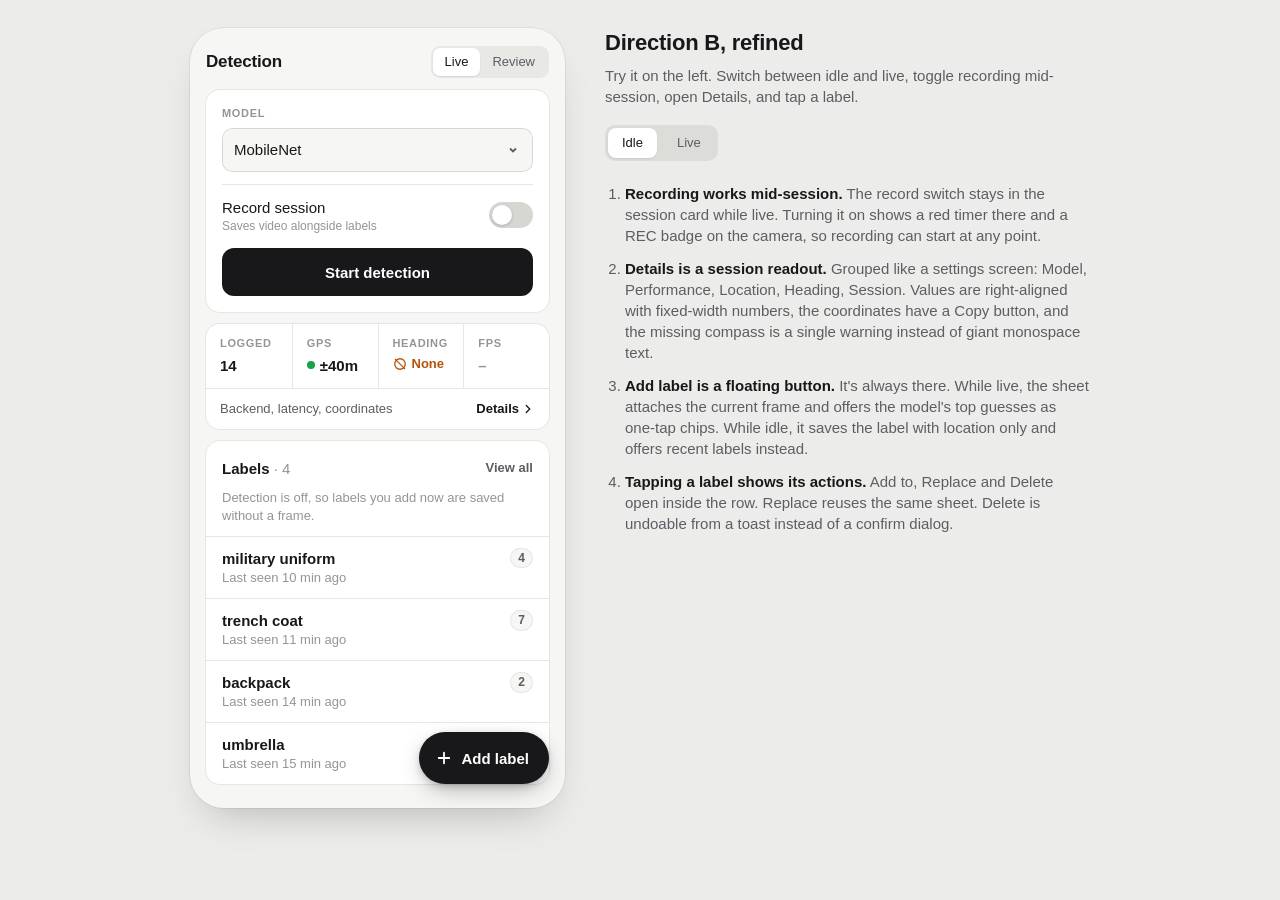
<file: detection-b.html>
<!doctype html>
<html lang="en">
<head>
<meta charset="utf-8">
<meta name="viewport" content="width=device-width, initial-scale=1">
<title>Detection Direction B</title>
<style>
:root{
  --bg:#ececea; --surface:#fff; --surface-2:#f6f6f4; --line:#e6e6e2; --line-2:#d8d8d3;
  --text:#18181a; --text-2:#5d5d63; --text-3:#94949a;
  --ink:#18181a; --live:#16a34a; --rec:#e5484d; --rec-bg:#fff0f0; --rec-line:#f6c5c7;
  --warn:#b45309; --warn-bg:#fdf3e1; --sel:#eef2ff; --sel-line:#c7d2fe; --accent:#3b5bdb;
  --cam:#0f1012; --cam-2:#1b1c20;
  --ease-out:cubic-bezier(.23,1,.32,1); --ease-drawer:cubic-bezier(.32,.72,0,1);
  --r:14px;
}
*{box-sizing:border-box;margin:0;padding:0}
body{background:var(--bg);color:var(--text);font:15px/1.4 -apple-system,BlinkMacSystemFont,"Inter","Segoe UI",sans-serif;-webkit-font-smoothing:antialiased;padding:28px 16px 60px}
button,select,input{font:inherit;color:inherit}
button{cursor:pointer;border:0;background:none;-webkit-tap-highlight-color:transparent;transition:transform 140ms var(--ease-out),background-color 150ms ease,opacity 150ms ease}
button:active{transform:scale(.97)}
.mono{font-variant-numeric:tabular-nums}
.muted{color:var(--text-3)}

/* page */
.wrap{max-width:900px;margin:0 auto;display:grid;grid-template-columns:375px 1fr;gap:40px;align-items:start}
.notes h1{font-size:22px;letter-spacing:-.01em;margin-bottom:6px}
.notes>p{color:var(--text-2);margin-bottom:18px}
.ctrl{display:inline-flex;gap:6px;background:#dcdcd8;padding:3px;border-radius:10px;margin-bottom:22px}
.ctrl button{padding:6px 14px;border-radius:8px;font-size:13px;font-weight:500;color:var(--text-2)}
.ctrl button[aria-pressed=true]{background:#fff;color:var(--text);box-shadow:0 1px 2px rgba(0,0,0,.08)}
.notes ol{padding-left:20px;display:grid;gap:12px;color:var(--text-2)}
.notes ol b{color:var(--text)}
@media (max-width:820px){.wrap{grid-template-columns:1fr;justify-items:center}.notes{max-width:375px;order:-1}}

/* phone */
.phone{position:relative;width:100%;max-width:375px;height:780px;background:var(--surface-2);border-radius:34px;overflow:hidden;box-shadow:0 0 0 1px rgba(0,0,0,.06),0 20px 40px -18px rgba(0,0,0,.25)}
.scroll{position:absolute;inset:0;overflow-y:auto;overscroll-behavior:contain;padding-bottom:110px}
.top{display:flex;align-items:center;justify-content:space-between;padding:18px 16px 12px}
.top h3{font-size:17px;font-weight:600;letter-spacing:-.01em}
.seg{display:flex;background:#e8e8e5;border-radius:9px;padding:2px}
.seg span{font-size:13px;font-weight:500;padding:5px 12px;border-radius:7px;color:var(--text-2)}
.seg span.on{background:#fff;color:var(--text);box-shadow:0 1px 2px rgba(0,0,0,.08)}
.eyebrow{font-size:11px;font-weight:600;letter-spacing:.06em;text-transform:uppercase;color:var(--text-3)}
.card{background:var(--surface);border-radius:var(--r);box-shadow:0 0 0 1px var(--line);margin:0 16px 12px}
.btn{display:flex;align-items:center;justify-content:center;gap:8px;height:48px;width:100%;padding:0 18px;border-radius:12px;font-weight:600}
.btn-primary{background:var(--ink);color:#fff}
.btn-stop{background:#fff;color:var(--rec);box-shadow:inset 0 0 0 1px var(--line-2)}
.dot{width:8px;height:8px;border-radius:50%;display:inline-block;flex:none}
.link{font-size:13px;font-weight:600;padding:4px 0}

/* camera */
.cam{position:relative;margin:0 16px 12px;border-radius:var(--r);height:230px;background:radial-gradient(120% 90% at 50% 40%,var(--cam-2),var(--cam));overflow:hidden}
.chip-dark{position:absolute;display:inline-flex;align-items:center;gap:6px;background:rgba(0,0,0,.5);backdrop-filter:blur(8px);-webkit-backdrop-filter:blur(8px);color:#fff;font-size:12px;font-weight:600;padding:6px 10px;border-radius:999px}
.livebadge .dot{background:var(--live);animation:pulse 1.6s infinite}
.recbadge .dot{background:var(--rec)}
@keyframes pulse{70%{box-shadow:0 0 0 6px rgba(22,163,74,0)}0%{box-shadow:0 0 0 0 rgba(22,163,74,.6)}}
.bbox{position:absolute;left:24%;top:24%;width:42%;height:58%;border:2px solid #4ade80;border-radius:6px}
.bbox b{position:absolute;top:-24px;left:-2px;background:#4ade80;color:#052e12;font-size:11px;padding:3px 7px;border-radius:5px 5px 5px 0;white-space:nowrap}

/* setup card */
.setup{padding:16px}
.field{display:flex;flex-direction:column;gap:6px;margin-bottom:12px}
.select{appearance:none;height:44px;border-radius:10px;border:0;box-shadow:inset 0 0 0 1px var(--line-2);background:var(--surface-2) url("data:image/svg+xml,%3Csvg xmlns='http://www.w3.org/2000/svg' width='12' height='12' fill='none' stroke='%235d5d63' stroke-width='1.8'%3E%3Cpath d='M3 4.5l3 3 3-3'/%3E%3C/svg%3E") no-repeat right 14px center;padding:0 36px 0 12px;font-weight:500}
.switchrow{display:flex;align-items:center;justify-content:space-between;gap:12px;padding:12px 0 14px;border-top:1px solid var(--line)}
.switchrow small{display:block;color:var(--text-3);font-size:12px}
.switchrow.on small{color:var(--rec)}
.switch{width:44px;height:26px;border-radius:99px;background:#d6d6d2;position:relative;flex:none;transition:background-color 180ms ease}
.switch::after{content:"";position:absolute;top:3px;left:3px;width:20px;height:20px;border-radius:50%;background:#fff;box-shadow:0 1px 3px rgba(0,0,0,.2);transition:transform 200ms var(--ease-out)}
.switch[aria-checked=true]{background:var(--rec)}
.switch[aria-checked=true]::after{transform:translateX(18px)}
.switch:active{transform:none}
.running{display:flex;justify-content:space-between;align-items:center;padding-bottom:12px}
.change{height:34px;padding:0 14px;border-radius:9px;font-size:13px;font-weight:600;background:var(--surface-2);box-shadow:inset 0 0 0 1px var(--line-2)}
.change:disabled{opacity:.45;transform:none}
.spin{display:inline-block;width:11px;height:11px;border-radius:50%;border:2px solid var(--line-2);border-top-color:var(--text-2);margin-right:6px;vertical-align:-1px;animation:spin .6s linear infinite}
@keyframes spin{to{transform:rotate(360deg)}}
.cam .loading{position:absolute;inset:0;display:grid;place-items:center;background:rgba(0,0,0,.35);color:#fff;font-size:13px;font-weight:600}
.cam .loading .spin{border-color:rgba(255,255,255,.3);border-top-color:#fff}
.mopt{display:flex;width:100%;align-items:center;justify-content:space-between;gap:12px;padding:13px 14px;border-top:1px solid var(--line);text-align:left}
.mopt:first-child{border-top:0}
.mopt:active{transform:none;background:var(--surface-2)}
.mopt small{display:block;color:var(--text-3);font-size:12px}
.mopt .check{width:20px;height:20px;border-radius:50%;box-shadow:inset 0 0 0 1.5px var(--line-2);flex:none;display:grid;place-items:center}
.mopt[aria-checked=true] .check{background:var(--ink);box-shadow:none;color:#fff}
.sheet-note{font-size:12px;color:var(--text-3);padding:10px 4px 0}
.running b{font-size:16px}
.running span{font-size:13px;color:var(--text-3)}

/* metrics */
.metrics{display:grid;grid-template-columns:repeat(4,1fr)}
.metric{padding:12px 10px 12px 14px;border-left:1px solid var(--line)}
.metric:first-child{border-left:0}
.metric .v{font-weight:600;font-size:15px;margin-top:3px;display:flex;align-items:center;gap:5px}
.metric .v.warn{color:var(--warn);font-size:13px}
.metrics-foot{display:flex;width:100%;justify-content:space-between;align-items:center;border-top:1px solid var(--line);padding:11px 14px;font-size:13px;color:var(--text-2);text-align:left}
.metrics-foot:active{transform:none;background:var(--surface-2)}
.metrics-foot b{color:var(--text);display:flex;align-items:center;gap:2px}

/* labels */
.list-head{display:flex;align-items:center;justify-content:space-between;padding:14px 16px 8px}
.list-head h4{font-size:15px;font-weight:600}
.hint{font-size:13px;color:var(--text-3);padding:0 16px 10px}
.row{padding:11px 16px;border-top:1px solid var(--line);cursor:pointer;transition:background-color 150ms ease}
.row .r1{display:flex;align-items:center;justify-content:space-between;gap:10px}
.row .name{font-weight:600}
.row .meta{font-size:13px;color:var(--text-3)}
.count{font-size:12px;font-weight:600;background:var(--surface-2);color:var(--text-2);border-radius:999px;padding:2px 8px;box-shadow:inset 0 0 0 1px var(--line);transition:transform 200ms var(--ease-out)}
.count.bump{transform:scale(1.2)}
.row.sel{background:var(--sel)}
.row.sel .count{background:#fff;box-shadow:inset 0 0 0 1px var(--sel-line)}
.actions{display:grid;grid-template-columns:repeat(3,minmax(0,1fr));gap:8px;margin-top:10px;animation:in 180ms var(--ease-out)}
.actions .a{height:38px;border-radius:10px;background:#fff;box-shadow:inset 0 0 0 1px var(--sel-line);font-size:13px;font-weight:600;padding:0 8px;overflow:hidden;text-overflow:ellipsis;white-space:nowrap}
.actions .a:disabled{opacity:.45;cursor:not-allowed;transform:none}
.actions .a{display:flex;align-items:center;justify-content:center;gap:6px}
.actions .del{color:var(--rec)}
.actions-note{font-size:12px;color:var(--text-3);margin-top:8px}
@keyframes in{from{opacity:0;transform:translateY(-4px)}}

/* FAB */
.fab{position:absolute;right:16px;bottom:24px;z-index:4;height:52px;padding:0 20px 0 16px;border-radius:999px;background:var(--ink);color:#fff;font-weight:600;display:flex;align-items:center;gap:8px;box-shadow:0 8px 24px -6px rgba(0,0,0,.35),0 2px 6px rgba(0,0,0,.15);transition:transform 200ms var(--ease-out),opacity 200ms var(--ease-out)}
.fab.hidden{opacity:0;transform:translateY(8px) scale(.95);pointer-events:none}
.fab:active{transform:scale(.96)}

/* sheets */
.scrim{position:absolute;inset:0;background:rgba(0,0,0,.32);opacity:0;pointer-events:none;transition:opacity 260ms ease;z-index:5}
.scrim.on{opacity:1;pointer-events:auto}
.sheet{position:absolute;left:0;right:0;bottom:0;max-height:88%;background:var(--surface-2);border-radius:22px 22px 0 0;z-index:6;transform:translateY(100%);transition:transform 340ms var(--ease-drawer);display:flex;flex-direction:column;box-shadow:0 -10px 30px rgba(0,0,0,.18)}
.sheet.open{transform:translateY(0)}
.sheet .grab{width:36px;height:5px;border-radius:9px;background:#cfcfcb;margin:8px auto 0;flex:none}
.sheet-head{display:flex;align-items:center;justify-content:space-between;padding:10px 16px 12px;flex:none}
.sheet-head h4{font-size:17px;font-weight:600}
.sheet-head small{display:block;font-size:13px;color:var(--text-3);font-weight:400}
.x{width:32px;height:32px;border-radius:50%;background:#e6e6e2;display:grid;place-items:center;color:var(--text-2)}
.sheet-body{overflow-y:auto;padding:0 16px 24px}

/* details */
.group-label{padding:14px 4px 6px}
.group{background:var(--surface);border-radius:12px;box-shadow:0 0 0 1px var(--line)}
.kv{display:flex;justify-content:space-between;align-items:center;gap:12px;padding:11px 14px;border-top:1px solid var(--line);font-size:14px}
.kv:first-child{border-top:0}
.kv span:first-child{color:var(--text-2)}
.kv b{font-weight:600}
.tag{font-size:11px;font-weight:600;padding:2px 7px;border-radius:6px;background:var(--sel);color:var(--accent);margin-left:6px}
.coords{font:13px ui-monospace,SFMono-Regular,Menlo,monospace;color:var(--text)}
.copy{font-size:12px;font-weight:600;color:var(--accent);padding:4px 0}
.warnrow{display:flex;gap:10px;align-items:flex-start;padding:12px 14px;color:var(--warn);background:var(--warn-bg);border-radius:12px;font-size:14px}
.warnrow small{display:block;color:#8a5a1f;font-size:12px;margin-top:2px}
.perfbar{height:6px;border-radius:9px;background:var(--surface-2);overflow:hidden;margin:0 14px 12px;display:flex}
.perfbar i{display:block;height:100%}

/* add sheet */
.input{width:100%;height:48px;border-radius:12px;border:0;box-shadow:inset 0 0 0 1px var(--line-2);background:#fff;padding:0 14px;font-size:16px;outline:none;transition:box-shadow 150ms ease}
.input:focus{box-shadow:inset 0 0 0 2px var(--ink)}
.frame{display:flex;gap:12px;align-items:center;background:#fff;border-radius:12px;box-shadow:0 0 0 1px var(--line);padding:10px;margin-bottom:14px}
.thumb{width:56px;height:56px;border-radius:8px;background:radial-gradient(120% 90% at 50% 40%,var(--cam-2),var(--cam));position:relative;flex:none}
.thumb::after{content:"";position:absolute;left:24%;top:20%;width:46%;height:60%;border:1.5px solid #4ade80;border-radius:3px}
.thumb.nof{background:var(--surface-2);box-shadow:inset 0 0 0 1.5px var(--line-2)}
.thumb.nof::after{border:0;left:50%;top:50%;width:22px;height:2px;background:var(--line-2);transform:translate(-50%,-50%) rotate(-45deg)}
.frame small{display:block;color:var(--text-3);font-size:12px}
.chips{display:flex;flex-wrap:wrap;gap:8px;margin:10px 0 18px}
.chip{height:34px;padding:0 12px;border-radius:999px;background:#fff;box-shadow:inset 0 0 0 1px var(--line-2);font-size:13px;font-weight:500;display:flex;align-items:center;gap:6px}
.chip em{font-style:normal;color:var(--text-3);font-size:12px}
.chip[aria-pressed=true]{box-shadow:inset 0 0 0 1.5px var(--ink)}

/* toast */
.toast{position:absolute;left:16px;right:16px;bottom:24px;z-index:7;background:var(--ink);color:#fff;border-radius:12px;padding:12px 14px;display:flex;justify-content:space-between;align-items:center;font-size:14px;opacity:0;transform:translateY(12px);transition:opacity 200ms var(--ease-out),transform 200ms var(--ease-out);pointer-events:none}
.toast.on{opacity:1;transform:none;pointer-events:auto}
.toast button{color:#9db4ff;font-weight:600;font-size:14px}

@media (prefers-reduced-motion:reduce){*,*::before,*::after{animation:none!important;transition-property:opacity,background-color!important}}
@media (max-width:420px){.phone{height:740px;border-radius:24px}}
</style>
</head>
<body>
<div class="wrap">
  <div class="phone" id="phone"></div>

  <aside class="notes">
    <h1>Direction B, refined</h1>
    <p>Try it on the left. Switch between idle and live, toggle recording mid-session, open Details, and tap a label.</p>
    <div class="ctrl" role="group" aria-label="Session state">
      <button data-state="idle" aria-pressed="true">Idle</button>
      <button data-state="live" aria-pressed="false">Live</button>
    </div>
    <ol>
      <li><b>Recording works mid-session.</b> The record switch stays in the session card while live. Turning it on shows a red timer there and a REC badge on the camera, so recording can start at any point.</li>
      <li><b>Details is a session readout.</b> Grouped like a settings screen: Model, Performance, Location, Heading, Session. Values are right-aligned with fixed-width numbers, the coordinates have a Copy button, and the missing compass is a single warning instead of giant monospace text.</li>
      <li><b>Add label is a floating button.</b> It's always there. While live, the sheet attaches the current frame and offers the model's top guesses as one-tap chips. While idle, it saves the label with location only and offers recent labels instead.</li>
      <li><b>Tapping a label shows its actions.</b> Add to, Replace and Delete open inside the row. Replace reuses the same sheet. Delete is undoable from a toast instead of a confirm dialog.</li>
    </ol>
  </aside>
</div>

<script>
const S = { live:false, rec:false, recStart:0, model:'MobileNet', sel:null, sheet:null, replaceIdx:null, pick:null, toast:null };
let labels = [
  {name:'military uniform', n:4, ago:'10 min ago'},
  {name:'trench coat', n:7, ago:'11 min ago'},
  {name:'backpack', n:2, ago:'14 min ago'},
  {name:'umbrella', n:1, ago:'15 min ago'},
];
const guesses = [['trench coat',.82],['overcoat',.09],['military uniform',.04]];
const models = ['MobileNet','COCO-SSD','YOLOv8n'];
const modelInfo = {MobileNet:'Classification · names the whole frame','COCO-SSD':'Detection · draws a box per object',YOLOv8n:'Detection · faster boxes, smaller model'};
const I = {
  trash:`<svg width="16" height="16" viewBox="0 0 24 24" fill="none" stroke="currentColor" stroke-width="2" stroke-linecap="round"><path d="M4 7h16M10 11v6M14 11v6M6 7l1 13h10l1-13M9 7V4h6v3"/></svg>`,
  nocomp:`<svg width="14" height="14" viewBox="0 0 24 24" fill="none" stroke="currentColor" stroke-width="2.2" stroke-linecap="round"><circle cx="12" cy="12" r="9"/><path d="M4 4l16 16"/></svg>`,
  plus:`<svg width="18" height="18" viewBox="0 0 24 24" fill="none" stroke="currentColor" stroke-width="2.4" stroke-linecap="round"><path d="M12 5v14M5 12h14"/></svg>`,
  x:`<svg width="14" height="14" viewBox="0 0 24 24" fill="none" stroke="currentColor" stroke-width="2.4" stroke-linecap="round"><path d="M6 6l12 12M18 6L6 18"/></svg>`,
  chev:`<svg width="14" height="14" viewBox="0 0 24 24" fill="none" stroke="currentColor" stroke-width="2.2" stroke-linecap="round"><path d="M9 6l6 6-6 6"/></svg>`,
};
const total = () => labels.reduce((a,l)=>a+l.n,0);
const fmt = s => `${Math.floor(s/60)}:${String(s%60).padStart(2,'0')}`;
const recTime = () => S.rec ? fmt(Math.floor((Date.now()-S.recStart)/1000)) : '';

function sessionCard(){
  const recRow = `<div class="switchrow ${S.rec?'on':''}"><div>Record session<small id="recsub">${S.rec?`Recording · ${recTime()}`:(S.live?'Start or stop any time':'Saves video alongside labels')}</small></div>
    <button class="switch" role="switch" aria-checked="${S.rec}" data-act="rec" aria-label="Record session"></button></div>`;
  if(S.live) return `<div class="card setup">
      <div class="running">
        <div><b>${S.model}</b><span class="mono" style="display:block">${S.switching?'<span class="spin"></span>Loading model…':'Running · 0:42'}</span></div>
        <button class="change" data-act="models" ${S.switching?'disabled':''}>Change</button>
      </div>
      ${recRow}
      <button class="btn btn-stop" data-act="toggle">Stop detection</button></div>`;
  return `<div class="card setup">
      <label class="field"><span class="eyebrow">Model</span><select class="select" data-act="model" aria-label="Model">${models.map(m=>`<option ${m===S.model?'selected':''}>${m}</option>`).join('')}</select></label>
      ${recRow}
      <button class="btn btn-primary" data-act="toggle">Start detection</button></div>`;
}

function labelRows(){
  return labels.map((l,i)=>{
    const sel = S.sel===i;
    return `<div class="row ${sel?'sel':''}" data-act="sel" data-i="${i}" role="button" tabindex="0" aria-expanded="${sel}">
      <div class="r1"><span class="name">${l.name}</span><span class="count mono" data-count="${i}">${l.n}</span></div>
      <div class="meta">Last seen ${l.ago}</div>
      ${sel?`<div class="actions">
        <button class="a" data-act="addto" ${S.live?'':'disabled'} aria-label="Add current frame to ${l.name}">Add to</button>
        <button class="a" data-act="replace" ${S.live?'':'disabled'} aria-label="Replace ${l.name}">Replace</button>
        <button class="a del" data-act="del" aria-label="Delete ${l.name}">Delete</button>
      </div>${S.live?'':`<p class="actions-note">Add to and Replace use the live frame. Start detection to use them.</p>`}`:''}
    </div>`;
  }).join('');
}

function detailsSheet(){
  const inf=22, avg=41;
  return `<div class="grab"></div>
  <div class="sheet-head"><div><h4>Session details</h4><small>${S.live?'Updating live':'Last session'}</small></div><button class="x" data-act="close" aria-label="Close">${I.x}</button></div>
  <div class="sheet-body">
    <div class="eyebrow group-label">Model</div>
    <div class="group">
      <div class="kv"><span>Model</span><b>${S.model}</b></div>
      <div class="kv"><span>Backend</span><b>webgpu<span class="tag">fp16</span></b></div>
    </div>
    <div class="eyebrow group-label">Performance</div>
    <div class="group">
      <div class="kv"><span>Effective FPS</span><b class="mono">${S.live?'24.5':'–'}</b></div>
      <div class="kv"><span>Inference</span><b class="mono">${inf} ms</b></div>
      <div class="kv"><span>Average (last 30)</span><b class="mono">${avg} ms</b></div>
      <div class="perfbar" title="Inference vs. other frame time"><i style="width:${inf/avg*100}%;background:var(--accent)"></i><i style="flex:1;background:#c9d3f5"></i></div>
      <p style="font-size:12px;color:var(--text-3);margin:-4px 14px 12px">Inference is ${Math.round(inf/avg*100)}% of each frame. The rest is capture and drawing.</p>
      <div class="kv"><span>Frames processed</span><b class="mono">3</b></div>
    </div>
    <div class="eyebrow group-label">Location</div>
    <div class="group">
      <div class="kv"><span class="coords">40.00234, −83.00541</span><button class="copy" data-act="copy">Copy</button></div>
      <div class="kv"><span>Accuracy</span><b class="mono"><span class="dot" style="background:var(--live);margin-right:6px"></span>±40 m</b></div>
    </div>
    <div class="eyebrow group-label">Heading</div>
    <div class="warnrow">${I.nocomp}<div><b>Compass unavailable</b><small>This device doesn't report a heading, so labels are saved without direction.</small></div></div>
    <div class="eyebrow group-label">Session</div>
    <div class="group">
      <div class="kv"><span>Detections logged</span><b class="mono">${total()}</b></div>
      <div class="kv"><span>Labels</span><b class="mono">${labels.length}</b></div>
      <div class="kv"><span>Recording</span><b style="color:${S.rec?'var(--rec)':'inherit'}">${S.rec?'On · '+recTime():'Off'}</b></div>
    </div>
  </div>`;
}

function modelsSheet(){
  return `<div class="grab"></div>
  <div class="sheet-head"><div><h4>Switch model</h4><small>Detection keeps running</small></div><button class="x" data-act="close" aria-label="Close">${I.x}</button></div>
  <div class="sheet-body">
    <div class="group" role="radiogroup" aria-label="Model">${models.map(m=>`<button class="mopt" role="radio" aria-checked="${m===S.model}" data-act="pickmodel" data-v="${m}"><div><b>${m}</b><small>${modelInfo[m]}</small></div><span class="check">${m===S.model?'<svg width="11" height="11" viewBox="0 0 24 24" fill="none" stroke="currentColor" stroke-width="3.5" stroke-linecap="round" stroke-linejoin="round"><path d="M5 12l5 5 9-10"/></svg>':''}</span></button>`).join('')}</div>
    <p class="sheet-note">The camera and any recording keep going while the new model loads. Your labels aren't affected.</p>
  </div>`;
}

function addSheet(){
  const rep = S.replaceIdx!=null ? labels[S.replaceIdx] : null;
  return `<div class="grab"></div>
  <div class="sheet-head"><div><h4>${rep?'Replace label':'New label'}</h4><small>${rep?`Replacing “${rep.name}”`:(S.live?'Tag what’s in the current frame':'Log something you’ve seen')}</small></div><button class="x" data-act="close" aria-label="Close">${I.x}</button></div>
  <div class="sheet-body">
    ${S.live
      ? `<div class="frame"><div class="thumb"></div><div><b>Current frame</b><small class="mono">40.00234, −83.00541 · just now</small></div></div>`
      : `<div class="frame"><div class="thumb nof"></div><div><b>No frame attached</b><small>Saved with your location only. Start detection to attach a frame.</small></div></div>`}
    <span class="eyebrow">${S.live?'Model suggestions':'Recent labels'}</span>
    <div class="chips">${(S.live?guesses:labels.slice(0,4).map(l=>[l.name,null])).map(([g,p])=>`<button class="chip" data-act="pick" data-v="${g}" aria-pressed="${S.pick===g}">${g}${p==null?'':`<em class="mono">${Math.round(p*100)}%</em>`}</button>`).join('')}</div>    <label class="field"><span class="eyebrow">Or type a label</span><input class="input" id="lbl" placeholder="e.g. trench coat" value="${S.pick??''}" autocomplete="off"></label>
    <button class="btn btn-primary" data-act="save">${rep?'Replace label':'Save label'}</button>
  </div>`;
}

function render(){
  const ph = document.getElementById('phone');
  const st = ph.querySelector('.scroll')?.scrollTop||0;
  ph.innerHTML = `
  <div class="scroll">
    <div class="top"><h3>Detection</h3><div class="seg"><span class="on">Live</span><span>Review</span></div></div>
    ${S.live?`<div class="cam">${S.switching?`<div class="loading"><span><span class="spin"></span>Loading ${S.model}…</span></div>`:`<div class="bbox"><b>trench coat · 0.82</b></div>`}
      <span class="chip-dark livebadge" style="top:12px;left:12px"><span class="dot"></span>Live</span>
      ${S.rec?`<span class="chip-dark recbadge" style="top:12px;right:12px"><span class="dot"></span><span class="mono" id="recbadge">REC ${recTime()}</span></span>`:''}
    </div>`:''}
    ${sessionCard()}
    <div class="card">
      <div class="metrics">
        <div class="metric"><div class="eyebrow">Logged</div><div class="v mono">${total()}</div></div>
        <div class="metric"><div class="eyebrow">GPS</div><div class="v mono"><span class="dot" style="background:var(--live)"></span>±40m</div></div>
        <div class="metric"><div class="eyebrow">Heading</div><div class="v warn">${I.nocomp} None</div></div>
        <div class="metric"><div class="eyebrow">FPS</div><div class="v mono ${S.live?'':'muted'}">${S.live?'24.5':'–'}</div></div>
      </div>
      <button class="metrics-foot" data-act="details"><span>Backend, latency, coordinates</span><b>Details ${I.chev}</b></button>
    </div>
    <div class="card">
      <div class="list-head"><h4>Labels <span class="muted" style="font-weight:500">· ${labels.length}</span></h4><button class="link" style="color:var(--text-2)">View all</button></div>
      ${S.live?'':`<p class="hint">Detection is off, so labels you add now are saved without a frame.</p>`}
      ${labelRows()}
    </div>
  </div>
  <button class="fab ${!S.sheet?'':'hidden'}" data-act="add">${I.plus}Add label</button>
  <div class="scrim ${S.sheet?'on':''}" data-act="close"></div>
  <div class="sheet" id="sheet">${S.sheet==='details'?detailsSheet():S.sheet==='add'?addSheet():S.sheet==='models'?modelsSheet():''}</div>
  <div class="toast" id="toast"><span id="toastmsg"></span><button data-act="undo" id="undo">Undo</button></div>`;
  ph.querySelector('.scroll').scrollTop = st;
  if(S.sheet) requestAnimationFrame(()=>requestAnimationFrame(()=>ph.querySelector('#sheet').classList.add('open')));
}

// open/close sheets without re-rendering the page so the slide animates
function openSheet(kind){ S.sheet=kind; render(); }
function closeSheet(){
  const sh=document.getElementById('sheet'); sh.classList.remove('open');
  document.querySelector('.scrim').classList.remove('on');
  S.sheet=null; S.replaceIdx=null; S.pick=null;
  document.querySelector('.fab').classList.remove('hidden');
}

let toastTimer, undoFn;
function toast(msg, undo){
  render();
  const t=document.getElementById('toast');
  document.getElementById('toastmsg').textContent=msg;
  document.getElementById('undo').style.display = undo?'':'none';
  undoFn=undo;
  document.querySelector('.fab').classList.add('hidden');
  requestAnimationFrame(()=>t.classList.add('on'));
  clearTimeout(toastTimer);
  toastTimer=setTimeout(()=>{t.classList.remove('on'); document.querySelector('.fab').classList.toggle('hidden', !!S.sheet);},3200);
}

function setLive(v){
  S.live=v; if(!v){ S.rec=false; }
  document.querySelectorAll('.ctrl button').forEach(b=>b.setAttribute('aria-pressed',String((b.dataset.state==='live')===v)));
  render();
}

document.querySelector('.ctrl').addEventListener('click',e=>{const b=e.target.closest('button'); if(b) setLive(b.dataset.state==='live');});

const ph=document.getElementById('phone');
ph.addEventListener('click',e=>{
  const t=e.target.closest('[data-act]'); if(!t) return;
  const a=t.dataset.act;
  switch(a){
    case 'toggle': return setLive(!S.live);
    case 'rec': S.rec=!S.rec; S.recStart=Date.now(); return render();
    case 'details': return openSheet('details');
    case 'models': return openSheet('models');
    case 'pickmodel': {
      const m=t.dataset.v; if(m===S.model) return closeSheet();
      S.model=m; S.switching=true; S.sheet=null; render();
      setTimeout(()=>{ S.switching=false; toast(`Switched to ${m}`); }, 1400);
      return;
    }
    case 'add': S.replaceIdx=null; return openSheet('add');
    case 'close': return closeSheet();
    case 'sel': { const i=+t.dataset.i; S.sel = S.sel===i?null:i; return render(); }
    case 'addto': { const i=S.sel; labels[i].n++; labels[i].ago='just now'; render();
      const c=ph.querySelector(`[data-count="${i}"]`); c.classList.add('bump'); setTimeout(()=>c.classList.remove('bump'),200);
      return toast(`Added frame to ${labels[i].name}`); }
    case 'replace': S.replaceIdx=S.sel; return openSheet('add');
    case 'del': { const i=S.sel, removed=labels[i]; labels.splice(i,1); S.sel=null;
      return toast(`Deleted “${removed.name}”`, ()=>{ labels.splice(i,0,removed); render(); }); }
    case 'undo': { const f=undoFn; undoFn=null; document.getElementById('toast').classList.remove('on'); f&&f(); return; }
    case 'pick': { S.pick=t.dataset.v; ph.querySelectorAll('.chip').forEach(c=>c.setAttribute('aria-pressed',String(c===t))); document.getElementById('lbl').value=S.pick; return; }
    case 'copy': t.textContent='Copied'; setTimeout(()=>t.textContent='Copy',1200); return;
    case 'save': {
      const v=document.getElementById('lbl').value.trim(); if(!v){document.getElementById('lbl').focus();return;}
      if(S.replaceIdx!=null){ const old=labels[S.replaceIdx].name; labels[S.replaceIdx].name=v; labels[S.replaceIdx].ago='just now'; S.sel=S.replaceIdx; S.sheet=null; S.replaceIdx=null; S.pick=null; return toast(`Replaced “${old}” with “${v}”`); }
      const ex=labels.findIndex(l=>l.name.toLowerCase()===v.toLowerCase());
      if(ex>=0){labels[ex].n++;labels[ex].ago='just now';} else labels.unshift({name:v,n:1,ago:'just now'});
      S.sheet=null; S.pick=null; return toast(`Saved “${v}”`);
    }
  }
});
ph.addEventListener('change',e=>{ if(e.target.dataset.act==='model'){S.model=e.target.value;} });
ph.addEventListener('keydown',e=>{
  if((e.key==='Enter'||e.key===' ')&&e.target.matches('.row')){e.preventDefault();e.target.click();}
  if(e.key==='Enter'&&e.target.id==='lbl'){ph.querySelector('[data-act=save]').click();}
  if(e.key==='Escape'&&S.sheet) closeSheet();
});
// live recording timer without re-rendering
setInterval(()=>{ if(!S.rec) return;
  const sub=document.getElementById('recsub'); if(sub) sub.textContent=`Recording · ${recTime()}`;
  const b=document.getElementById('recbadge'); if(b) b.textContent=`REC ${recTime()}`;
},1000);
render();
</script>
</body>
</html>
</file>
